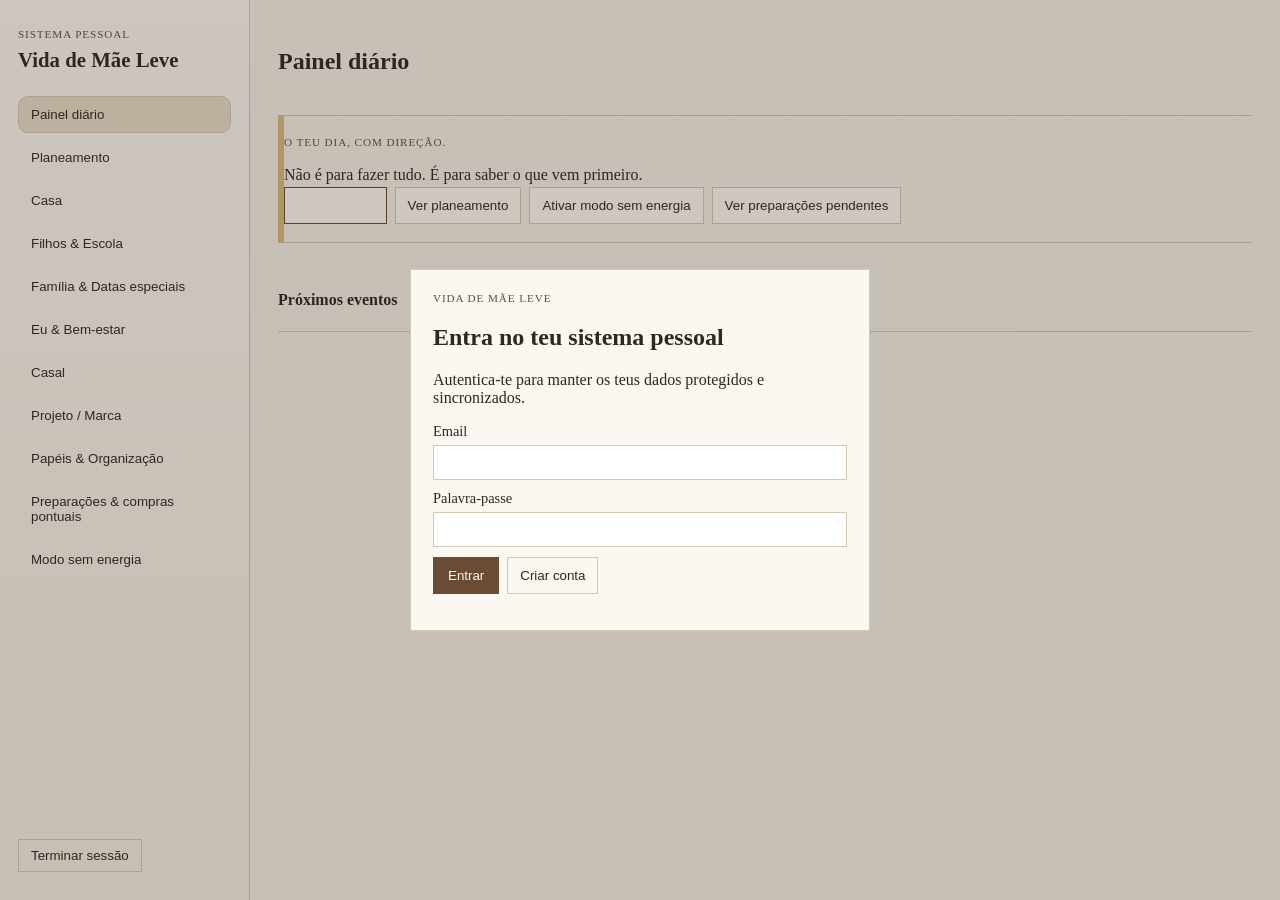
<file: index.html>
<!doctype html>
<html lang="pt-PT">
<head>
  <meta charset="UTF-8" />
  <meta name="viewport" content="width=device-width, initial-scale=1.0" />
  <title>Vida de Mãe Leve — Sistema Pessoal</title>
  <link rel="stylesheet" href="./css/styles.css" />
</head>
<body>
  <div id="app" class="app-shell">
    <aside class="sidebar" id="sidebar" aria-label="Navegação principal">
      <div class="brand">
        <p class="brand-kicker">Sistema Pessoal</p>
        <h1>Vida de Mãe Leve</h1>
      </div>
      <nav class="menu" id="menu">
        <button class="menu-item is-active" data-page="dashboard">Painel diário</button>
        <button class="menu-item" data-page="planning">Planeamento</button>
        <button class="menu-item" data-page="home">Casa</button>
        <button class="menu-item" data-page="kids">Filhos &amp; Escola</button>
        <button class="menu-item" data-page="family">Família &amp; Datas especiais</button>
        <button class="menu-item" data-page="wellbeing">Eu &amp; Bem-estar</button>
        <button class="menu-item" data-page="couple">Casal</button>
        <button class="menu-item" data-page="project">Projeto / Marca</button>
        <button class="menu-item" data-page="papers">Papéis &amp; Organização</button>
        <button class="menu-item" data-page="prep">Preparações &amp; compras pontuais</button>
        <button class="menu-item" data-page="low-energy">Modo sem energia</button>
      </nav>
      <div class="sidebar-footer">
        <p id="auth-email" class="muted"></p>
        <button id="logout-btn" class="text-btn" type="button">Terminar sessão</button>
      </div>
    </aside>

    <main class="main" id="main-content">
      <header class="topbar">
        <button id="mobile-menu-btn" class="mobile-menu-btn" aria-label="Abrir menu">Menu</button>
        <div>
          <p class="topbar-kicker" id="topbar-date"></p>
          <h2 id="page-title">Painel diário</h2>
        </div>
      </header>

      <section class="page is-active" data-page="dashboard">
        <div class="editorial-block page-tone-dashboard">
          <p class="eyebrow">O teu dia, com direção.</p>
          <h3 id="dashboard-greeting"></h3>
          <p id="dashboard-phrase">Não é para fazer tudo. É para saber o que vem primeiro.</p>
          <div class="inline-actions">
            <button class="primary-btn" type="button" data-action="open-event">Criar evento</button>
            <button class="text-btn" type="button" data-action="go-planning">Ver planeamento</button>
            <button class="text-btn" type="button" data-action="go-low-energy">Ativar modo sem energia</button>
            <button class="text-btn" type="button" data-action="filter-prep">Ver preparações pendentes</button>
          </div>
        </div>
        <div class="stats" id="dashboard-stats"></div>
        <div class="today-board" id="dashboard-priority-board"></div>
        <div>
          <h4>Próximos eventos</h4>
          <div id="dashboard-upcoming" class="list"></div>
        </div>
      </section>

      <section class="page" data-page="planning">
        <div class="editorial-block compact planning-intro">
          <div>
            <p class="eyebrow">Planeamento</p>
            <h3>Do ano ao dia de hoje, sem perderes o fio.</h3>
            <p>Começa pela visão geral, aproxima para o mês, organiza a semana e executa apenas o que cabe no teu dia.</p>
          </div>
          <button id="quick-event-btn" class="primary-btn" type="button">Novo evento</button>
        </div>

        <div class="planning-tabs" role="tablist" aria-label="Vistas de planeamento">
          <button class="planning-tab is-active" type="button" data-planning-view="year">Ano</button>
          <button class="planning-tab" type="button" data-planning-view="month">Mês</button>
          <button class="planning-tab" type="button" data-planning-view="week">Semana</button>
          <button class="planning-tab" type="button" data-planning-view="today">Hoje</button>
        </div>

        <div class="planning-view is-active" data-planning-view="year">
          <div class="calendar-header">
            <button id="prev-year" class="text-btn" type="button">Ano anterior</button>
            <h3 id="year-label"></h3>
            <button id="next-year" class="text-btn" type="button">Ano seguinte</button>
          </div>
          <div id="year-grid" class="year-grid"></div>
        </div>

        <div class="planning-view" data-planning-view="month">
          <div class="calendar-header">
            <button id="prev-month" class="text-btn" type="button">Mês anterior</button>
            <h3 id="calendar-label"></h3>
            <button id="next-month" class="text-btn" type="button">Mês seguinte</button>
          </div>
          <div class="weekday-row" aria-hidden="true">
            <span>Seg</span><span>Ter</span><span>Qua</span><span>Qui</span><span>Sex</span><span>Sáb</span><span>Dom</span>
          </div>
          <div id="calendar-grid" class="calendar-grid"></div>
          <section class="selected-day-panel">
            <div>
              <h4>Eventos do dia selecionado</h4>
              <p id="selected-day-label" class="muted"></p>
            </div>
            <button id="selected-day-event-btn" class="text-btn" type="button">Criar neste dia</button>
          </section>
          <div id="day-events" class="list"></div>
        </div>

        <div class="planning-view" data-planning-view="week">
          <div class="calendar-header">
            <button id="prev-week" class="text-btn" type="button">Semana anterior</button>
            <h3 id="week-label"></h3>
            <button id="next-week" class="text-btn" type="button">Semana seguinte</button>
          </div>
          <div id="week-grid" class="week-grid"></div>
        </div>

        <div class="planning-view" data-planning-view="today">
          <div class="editorial-block compact">
            <p class="eyebrow">Hoje</p>
            <h3 id="today-label"></h3>
            <p>O teu painel de execução: o que acontece hoje, o que já devia estar a ser preparado e o próximo passo simples.</p>
          </div>
          <div id="today-events" class="today-board"></div>
        </div>
      </section>
      <section class="page life-page page-tone-home" data-page="home"><h3>A casa a funcionar, não perfeita.</h3><p class="muted">Rotinas simples para a casa não pesar toda em ti.</p><p class="muted">O objetivo não é uma casa impecável. É uma casa que respira melhor.</p><div class="home-system"><article class="home-reset-card"><h4>Reset semanal</h4><p class="muted">Fecha a semana com uma ronda rápida para começar a próxima sem arrasto.</p><button class="text-btn" type="button" data-action="quick-fill" data-title="Reset semanal da casa" data-area="Casa" data-type="Rotina">Criar reset semanal</button></article><article class="home-reset-card"><h4>Roupa</h4><p class="muted">Define dias e ritmo fixo para não acumular pilhas de decisão.</p><button class="text-btn" type="button" data-action="quick-fill" data-title="Tarefa de roupa" data-area="Casa" data-type="Rotina">Criar tarefa de roupa</button></article><article class="home-reset-card"><h4>Limpeza por zonas</h4><p class="muted">Divide por áreas para manter continuidade sem maratonas.</p><button class="text-btn" type="button" data-action="quick-fill" data-title="Limpeza por zonas" data-area="Casa" data-type="Rotina">Criar limpeza por zonas</button></article><article class="home-reset-card"><h4>Manutenção</h4><p class="muted">Pequenas verificações evitam urgências e custos maiores.</p><button class="text-btn" type="button" data-action="quick-fill" data-title="Manutenção da casa" data-area="Casa" data-type="Normal">Criar manutenção</button></article><article class="home-minimum-card"><h4>Casa mínima</h4><p class="muted">Plano de mínimos para dias cheios, sem culpa.</p><button class="text-btn" type="button" data-action="quick-fill" data-title="Modo mínimo da casa" data-area="Casa" data-type="Rotina">Criar modo mínimo da casa</button></article><article class="home-reset-card"><h4>Pequenos projetos da casa</h4><ul class="home-routine-list"><li>Escolher uma micro-melhoria por semana.</li><li>Definir orçamento simples por projeto.</li><li>Fechar cada tarefa em menos de 45 minutos.</li></ul></article></div></section>
      <section class="page life-page page-tone-kids" data-page="kids"><h3>O ritmo deles, sem te fugir da cabeça.</h3><p class="muted">Escola, terapias, roupa, consultas e tudo o que precisa de margem.</p><p class="muted">Preparar antes para não andares sempre a correr em cima.</p><div class="kids-zone-badge">Oise · Académie d’Amiens · Zone B</div><div class="kids-dossier"><article class="kids-school-card"><h4>Escola</h4><p class="muted">Rotinas semanais, recados e janelas de preparação.</p></article><article class="kids-document-card"><h4>Terapias</h4><p class="muted">Visão geral para não perder marcações e follow-up.</p></article><div class="kids-therapy-grid"><article class="kids-child-card"><h4>Terapia Martim</h4><button class="text-btn" type="button" data-action="quick-fill" data-title="Terapia Martim" data-area="Filhos" data-type="Consulta">Criar terapia Martim</button></article><article class="kids-child-card"><h4>Terapia Ariana</h4><button class="text-btn" type="button" data-action="quick-fill" data-title="Terapia Ariana" data-area="Filhos" data-type="Consulta">Criar terapia Ariana</button></article></div><article class="kids-school-card"><h4>Material escolar</h4><button class="text-btn" type="button" data-action="quick-fill" data-title="Preparar material escolar" data-area="Filhos" data-type="Escola / filhos">Preparar material escolar</button></article><article class="kids-school-card"><h4>Roupa dos miúdos</h4><button class="text-btn" type="button" data-action="quick-fill" data-title="Preparar guarda-roupa dos miúdos" data-area="Filhos" data-type="Escola / filhos">Preparar guarda-roupa dos miúdos</button></article><article class="kids-document-card"><h4>Consultas</h4><button class="text-btn" type="button" data-action="quick-fill" data-title="Consulta filhos" data-area="Filhos" data-type="Consulta">Criar consulta</button></article><article class="kids-document-card"><h4>Férias escolares França</h4><button class="text-btn" type="button" data-action="show-zone-b">Importar datas França Zone B</button></article><article class="kids-document-card"><h4>Documentos das crianças</h4><p class="muted">Centraliza seguros, comprovativos e papéis escolares.</p></article></div><div id="zone-b-feedback" class="muted"></div></section>
      <section class="page life-page page-tone-family" data-page="family"><h3>O que importa lembrar e preparar com carinho.</h3><div class="inline-actions"><button class="text-btn" type="button" data-action="quick-fill" data-title="Aniversário" data-area="Família" data-type="Aniversário">Criar aniversário</button><button class="text-btn" type="button" data-action="quick-fill" data-title="Preparar Natal" data-area="Família" data-type="Natal">Preparar Natal</button><button class="text-btn" type="button" data-action="quick-fill" data-title="Preparar Páscoa" data-area="Família" data-type="Ocasião especial">Preparar Páscoa</button><button class="text-btn" type="button" data-action="quick-fill" data-title="Preparar Halloween" data-area="Família" data-type="Ocasião especial">Preparar Halloween</button><button class="text-btn" type="button" data-action="quick-fill" data-title="Data especial da família" data-area="Família" data-type="Ocasião especial">Criar data especial</button><button class="text-btn" type="button" data-action="quick-fill" data-title="Lista de presentes" data-area="Família" data-type="Ocasião especial">Criar lista de presentes</button></div></section>
      <section class="page life-page page-tone-wellbeing" data-page="wellbeing"><h3>Tu também entras no plano.</h3><div class="inline-actions"><button class="text-btn" type="button" data-action="quick-fill" data-title="Rotina de autocuidado" data-area="Bem-estar" data-type="Rotina">Criar rotina de autocuidado</button><button class="text-btn" type="button" data-action="quick-fill" data-title="Lembrete de descanso" data-area="Bem-estar" data-type="Rotina">Criar lembrete de descanso</button><button class="text-btn" type="button" data-action="quick-fill" data-title="Movimento diário" data-area="Bem-estar" data-type="Rotina">Criar movimento</button><button class="text-btn" type="button" data-action="quick-fill" data-title="Check-in de energia" data-area="Eu" data-type="Rotina">Criar check-in de energia</button></div></section>
      <section class="page life-page page-tone-couple" data-page="couple"><h3>O casal também precisa de lugar.</h3><div class="inline-actions"><button class="text-btn" type="button" data-action="quick-fill" data-title="Date night" data-area="Casamento" data-type="Ocasião especial">Criar date night</button><button class="text-btn" type="button" data-action="quick-fill" data-title="Conversa importante" data-area="Casamento" data-type="Normal">Criar conversa importante</button><button class="text-btn" type="button" data-action="quick-fill" data-title="Plano a dois" data-area="Casamento" data-type="Projeto">Criar plano a dois</button><button class="text-btn" type="button" data-action="quick-fill" data-title="Gesto pequeno" data-area="Casamento" data-type="Rotina">Criar lembrete de gesto pequeno</button></div></section>
      <section class="page life-page page-tone-project" data-page="project"><h3>O teu projeto também entra no plano.</h3><div class="inline-actions"><button class="text-btn" type="button" data-action="quick-fill" data-title="Bloco de foco criativo" data-area="Projeto / Marca" data-type="Projeto">Criar bloco de foco</button><button class="text-btn" type="button" data-action="quick-fill" data-title="Tarefa do projeto" data-area="Projeto / Marca" data-type="Projeto">Criar tarefa do projeto</button><button class="text-btn" type="button" data-action="quick-fill" data-title="Ideia de conteúdo" data-area="Projeto / Marca" data-type="Projeto">Criar ideia de conteúdo</button><button class="text-btn" type="button" data-action="quick-fill" data-title="Revisão semanal do projeto" data-area="Projeto / Marca" data-type="Projeto">Criar revisão semanal do projeto</button></div></section>
      <section class="page life-page page-tone-papers" data-page="papers"><h3>O que precisa de estar tratado.</h3><div class="inline-actions"><button class="text-btn" type="button" data-action="quick-fill" data-title="Lembrete burocrático" data-area="Papéis e burocracia" data-type="Normal">Criar lembrete burocrático</button><button class="text-btn" type="button" data-action="quick-fill" data-title="Prazo importante" data-area="Papéis e burocracia" data-type="Normal">Criar prazo</button><button class="text-btn" type="button" data-action="quick-fill" data-title="Checklist de documento" data-area="Papéis e burocracia" data-type="Normal">Criar checklist de documento</button><button class="text-btn" type="button" data-action="quick-fill" data-title="Pasta/tema" data-area="Papéis e burocracia" data-type="Projeto">Criar pasta/tema</button></div></section>
      <section class="page life-page page-tone-prep" data-page="prep"><h3>Comprar e preparar sem deixar tudo para o fim.</h3><p class="muted">Preparar antes é cuidar da tua paz depois.</p><div id="prep-summary" class="stats"></div></section>
      <section class="page life-page page-tone-low-energy" data-page="low-energy"><h3>Hoje pode ser mais simples.</h3><p class="muted">Não é para fazer tudo. É para saber o que vem primeiro.</p><div class="inline-actions"><button class="primary-btn" type="button" data-action="quick-fill" data-title="Modo sem energia: 3 ações mínimas" data-area="Rotinas" data-type="Rotina">Fazer só isto</button><button class="text-btn" type="button" data-action="defer-rest">Adiar o resto sem culpa</button></div><p id="defer-feedback" class="muted"></p></section>
    </main>
  </div>

  <section id="event-modal" class="modal is-hidden" aria-hidden="true">
    <div class="modal-backdrop" data-close-modal></div>
    <div class="modal-panel" role="dialog" aria-modal="true" aria-labelledby="event-modal-title">
      <div class="modal-header">
        <div>
          <p class="eyebrow">Novo evento</p>
          <h3 id="event-modal-title">Criar no calendário</h3>
        </div>
        <button class="icon-btn" type="button" data-close-modal aria-label="Fechar">×</button>
      </div>

      <form id="event-form" class="form">
        <label>Data e hora de início
          <input name="starts_at" type="datetime-local" required />
        </label>
        <label>Data e hora de fim (opcional)
          <input name="ends_at" type="datetime-local" />
        </label>
        <label>Título
          <input name="title" type="text" maxlength="120" required placeholder="Ex.: aniversário Matilde, preparar Natal, férias de verão..." />
        </label>

        <div class="form-row">
          <label>Tipo
            <select name="event_type" required>
              <option value="Normal">Normal</option>
              <option value="Aniversário">Aniversário</option>
              <option value="Ocasião especial">Ocasião especial</option>
              <option value="Natal">Natal</option>
              <option value="Viagem">Viagem</option>
              <option value="Consulta">Consulta</option>
              <option value="Escola / filhos">Escola / filhos</option>
              <option value="Projeto">Projeto</option>
              <option value="Rotina">Rotina</option>
            </select>
          </label>
          <label>Área
            <select name="area" required>
              <option value="Casa">Casa</option>
              <option value="Família">Família</option>
              <option value="Filhos">Filhos</option>
              <option value="Eu">Eu</option>
              <option value="Bem-estar">Bem-estar</option>
              <option value="Casamento">Casamento</option>
              <option value="Projeto / Marca">Projeto / Marca</option>
              <option value="Papéis e burocracia">Papéis e burocracia</option>
              <option value="Finanças">Finanças</option>
              <option value="Rotinas">Rotinas</option>
              <option value="Social / Comunidade">Social / Comunidade</option>
              <option value="Outro">Outro</option>
            </select>
          </label>
        </div>

        <section class="area-color-card" aria-live="polite">
          <span id="area-color-dot" class="area-color-dot"></span>
          <div>
            <p class="eyebrow">Cor da área</p>
            <strong id="area-color-name">Areia quente</strong>
            <p id="area-color-note" class="muted">A cor é escolhida automaticamente pela área, para o calendário ficar consistente.</p>
          </div>
        </section>

        <section class="smart-planning-card">
          <p class="eyebrow">Agente interno de preparação</p>
          <div class="form-row">
            <label>Começar a preparar
              <select name="prepare_days_before">
                <option value="0">No próprio dia</option>
                <option value="1">1 dia antes</option>
                <option value="3">3 dias antes</option>
                <option value="7">1 semana antes</option>
                <option value="14">2 semanas antes</option>
                <option value="30">1 mês antes</option>
                <option value="60">2 meses antes</option>
                <option value="90">3 meses antes</option>
              </select>
            </label>
            <label>Repetição
              <select name="recurrence">
                <option value="none">Não repetir</option>
                <option value="daily">Todos os dias</option>
                <option value="weekly">Todas as semanas</option>
                <option value="monthly">Todos os meses</option>
                <option value="yearly">Todos os anos</option>
              </select>
            </label>
          </div>
          <p class="muted">Escolhe o tipo e a antecedência. Depois gera uma checklist detalhada, pensada para não te esqueceres dos passos pequenos.</p>
          <button id="generate-checklist-btn" type="button" class="text-btn">Gerar checklist sugerida</button>
        </section>

        <fieldset class="color-fieldset">
          <legend>Ajuste opcional da cor</legend>
          <p class="muted color-hint">A cor vem da área, mas podes ajustar este evento específico.</p>
          <div class="color-grid">
            <label class="color-chip"><input type="radio" name="color" value="casa" checked /><span class="color-dot-visual" style="--event-color:#d9c7a6"></span><span>Areia quente</span></label>
            <label class="color-chip"><input type="radio" name="color" value="familia" /><span class="color-dot-visual" style="--event-color:#c7d3b5"></span><span>Sálvia familiar</span></label>
            <label class="color-chip"><input type="radio" name="color" value="filhos" /><span class="color-dot-visual" style="--event-color:#c9dbe7"></span><span>Azul bebé elegante</span></label>
            <label class="color-chip"><input type="radio" name="color" value="eu" /><span class="color-dot-visual" style="--event-color:#d6b1bb"></span><span>Rosa antigo</span></label>
            <label class="color-chip"><input type="radio" name="color" value="bem-estar" /><span class="color-dot-visual" style="--event-color:#afc8a5"></span><span>Verde spa</span></label>
            <label class="color-chip"><input type="radio" name="color" value="casamento" /><span class="color-dot-visual" style="--event-color:#c6c5dd"></span><span>Lavanda fina</span></label>
            <label class="color-chip"><input type="radio" name="color" value="projeto" /><span class="color-dot-visual" style="--event-color:#c58c66"></span><span>Terracota premium</span></label>
            <label class="color-chip"><input type="radio" name="color" value="papeis" /><span class="color-dot-visual" style="--event-color:#b8afa6"></span><span>Taupe burocracia</span></label>
            <label class="color-chip"><input type="radio" name="color" value="financas" /><span class="color-dot-visual" style="--event-color:#8f9b74"></span><span>Oliva dourado</span></label>
            <label class="color-chip"><input type="radio" name="color" value="rotinas" /><span class="color-dot-visual" style="--event-color:#e7ddbf"></span><span>Linho rotina</span></label>
            <label class="color-chip"><input type="radio" name="color" value="social" /><span class="color-dot-visual" style="--event-color:#eab8a5"></span><span>Pêssego social</span></label>
            <label class="color-chip"><input type="radio" name="color" value="outro" /><span class="color-dot-visual" style="--event-color:#bbb2a8"></span><span>Neutro suave</span></label>
          </div>
        </fieldset>

        <label>Checklist de ações
          <textarea name="checklist_text" rows="8" maxlength="4000" placeholder="Uma ação por linha. Podes escrever à mão ou usar o botão Gerar checklist sugerida."></textarea>
        </label>
        <label>Notas
          <textarea name="notes" rows="3" maxlength="1200" placeholder="Contexto, ideias, compras, orçamento, pessoas envolvidas..."></textarea>
        </label>
        <label class="check-line"><input name="all_day" type="checkbox" /> Evento de dia inteiro</label>
        <p id="event-feedback" class="form-feedback" aria-live="polite"></p>
        <button id="event-submit-btn" type="submit" class="primary-btn">Guardar evento</button>
      </form>
    </div>
  </section>

  <section id="detail-modal" class="modal is-hidden" aria-hidden="true">
    <div class="modal-backdrop" data-close-detail></div>
    <div class="modal-panel detail-panel" role="dialog" aria-modal="true" aria-labelledby="detail-title">
      <div class="modal-header">
        <div>
          <p class="eyebrow" id="detail-type">Evento</p>
          <h3 id="detail-title">Detalhe do evento</h3>
        </div>
        <button class="icon-btn" type="button" data-close-detail aria-label="Fechar">×</button>
      </div>
      <div id="detail-content"></div>
      <p id="detail-feedback" class="form-feedback" aria-live="polite"></p>
    </div>
  </section>

  <section id="auth-screen" class="auth-screen">
    <div class="auth-panel">
      <p class="eyebrow">Vida de Mãe Leve</p>
      <h2>Entra no teu sistema pessoal</h2>
      <p>Autentica-te para manter os teus dados protegidos e sincronizados.</p>
      <form id="auth-form" class="form">
        <label>Email
          <input type="email" name="email" required autocomplete="email" />
        </label>
        <label>Palavra-passe
          <input type="password" name="password" minlength="6" required autocomplete="current-password" />
        </label>
        <div class="auth-actions">
          <button type="submit" data-mode="login" class="primary-btn">Entrar</button>
          <button type="submit" data-mode="signup" class="text-btn">Criar conta</button>
        </div>
      </form>
      <p id="auth-feedback" class="muted"></p>
    </div>
  </section>

  <script src="./public-config.js"></script>
  <script type="module" src="./js/app.js"></script>
  <script type="module" src="./js/interaction-patch.js"></script>
  <script type="module" src="./js/phase-05-06.js"></script>
  <script type="module" src="./js/phase-06-agent.js"></script>
  <script type="module" src="./js/stability-patch.js"></script>
  <script type="module" src="./js/phase-07-10.js"></script>
</body>
</html>
</file>
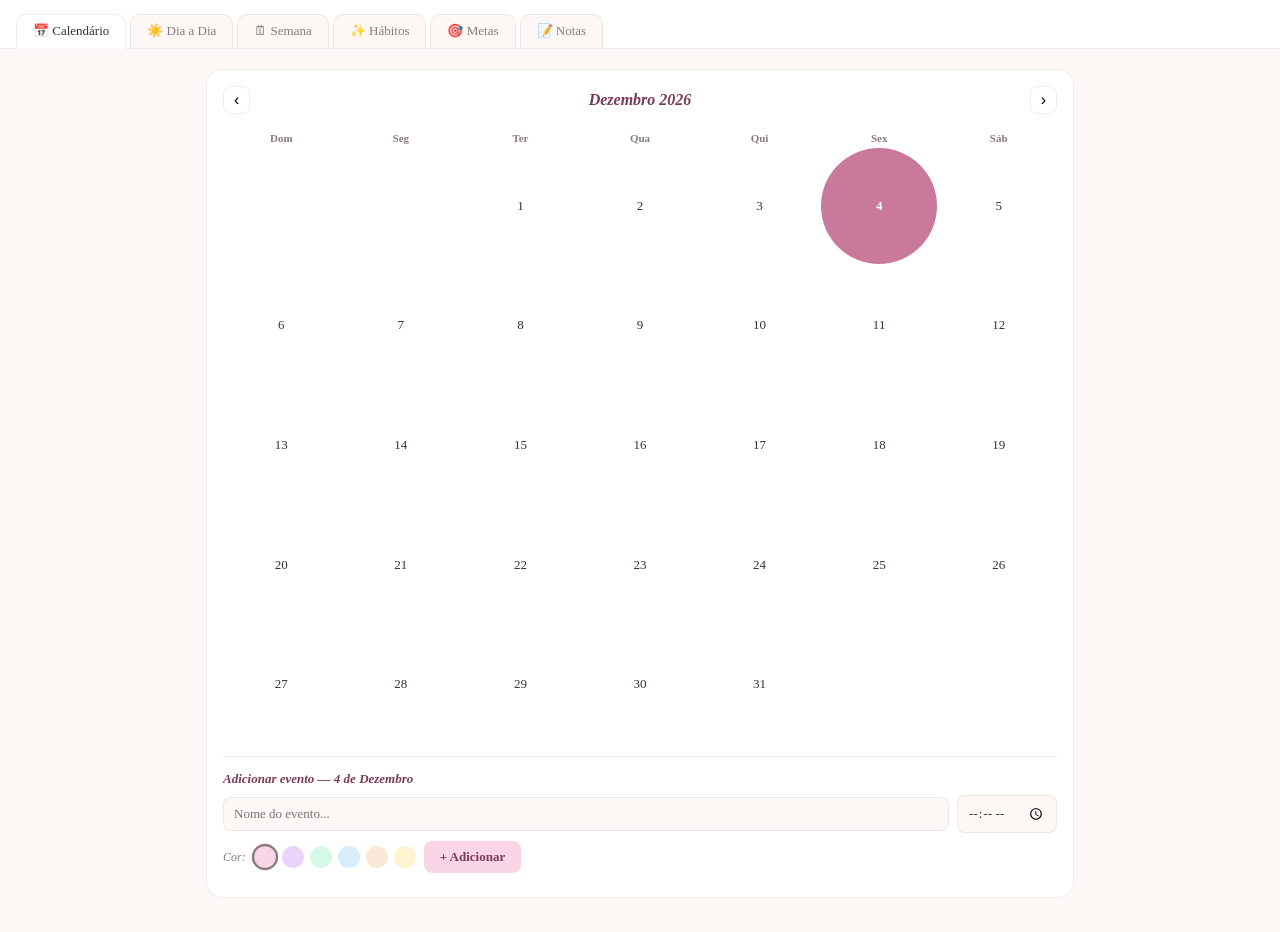
<file: index-9.html>
<!DOCTYPE html>
<html lang="pt">
<head>
  <meta charset="UTF-8" />
  <meta name="viewport" content="width=device-width, initial-scale=1.0" />
  <title>A Minha Vida Organizada 🌸</title>

  <style>
    * { box-sizing: border-box; margin: 0; padding: 0; }
    :root {
      --rose: #f9d5e5; --rose-dark: #c97a9a; --rose-text: #7a3a55;
      --lavender: #e8d5f9; --lavender-dark: #a97ac9; --lavender-text: #5a3a7a;
      --mint: #d5f9e8; --mint-dark: #7ac9a0; --mint-text: #2d6e50;
      --sky: #d5eef9; --sky-dark: #7ab8c9; --sky-text: #2a5a7a;
      --peach: #f9e8d5; --peach-dark: #c9a07a; --peach-text: #7a4a2a;
      --yellow: #fdf5d0; --yellow-dark: #c9b060; --yellow-text: #7a6020;
      --bg: #fdf8f5; --white: #ffffff; --text: #3a3030; --muted: #8a7a7a;
      --border: rgba(0,0,0,0.07);
    }
    body { font-family: 'Georgia', serif; background: var(--bg); min-height: 100vh; }

    /* LOADING */
    #loading {
      position: fixed; inset: 0; background: var(--rose);
      display: flex; flex-direction: column; align-items: center; justify-content: center;
      z-index: 999; transition: opacity 0.4s;
    }
    #loading h1 { font-size: 28px; color: var(--rose-text); font-style: italic; }
    #loading p { color: var(--rose-dark); margin-top: 8px; font-size: 14px; }
    .spinner {
      width: 36px; height: 36px; border: 3px solid var(--rose-dark);
      border-top-color: transparent; border-radius: 50%;
      animation: spin 0.8s linear infinite; margin-bottom: 16px;
    }
    @keyframes spin { to { transform: rotate(360deg); } }

    /* NAV */
    .nav {
      display: flex; gap: 4px; padding: 14px 16px 0;
      border-bottom: 1.5px solid var(--border);
      background: var(--white); flex-wrap: wrap; position: sticky; top: 0; z-index: 10;
    }
    .nav-btn {
      padding: 8px 16px; border-radius: 10px 10px 0 0;
      border: 1px solid var(--border); border-bottom: none;
      background: var(--bg); cursor: pointer;
      font-size: 13px; font-family: inherit; font-weight: 500; color: var(--muted);
      transition: all 0.2s;
    }
    .nav-btn.active { background: var(--white); color: var(--text); border-bottom: 2px solid var(--white); margin-bottom: -1.5px; }

    /* PAGES */
    .page { display: none; padding: 20px 16px; max-width: 900px; margin: 0 auto; }
    .page.active { display: block; }

    /* CARDS */
    .card { background: var(--white); border-radius: 16px; border: 1px solid var(--border); padding: 16px; margin-bottom: 14px; }
    .section-title { font-size: 15px; font-weight: bold; font-style: italic; margin-bottom: 12px; display: flex; align-items: center; gap: 8px; }
    .dot { width: 10px; height: 10px; border-radius: 50%; flex-shrink: 0; }
    .grid-2 { display: grid; grid-template-columns: 1fr 1fr; gap: 12px; }
    @media (max-width: 600px) { .grid-2 { grid-template-columns: 1fr; } }

    /* CALENDAR */
    .cal-header { display: flex; justify-content: space-between; align-items: center; margin-bottom: 14px; }
    .cal-nav { background: none; border: 1px solid var(--border); border-radius: 8px; padding: 4px 10px; cursor: pointer; font-size: 16px; }
    .cal-month { font-size: 16px; font-weight: bold; font-style: italic; color: var(--rose-text); }
    .cal-grid { display: grid; grid-template-columns: repeat(7, 1fr); gap: 3px; }
    .cal-day-name { text-align: center; font-size: 11px; font-weight: bold; color: var(--muted); padding: 4px 0; }
    .cal-day-wrap { position: relative; display: flex; justify-content: center; }
    .cal-day { aspect-ratio: 1; display: flex; align-items: center; justify-content: center; border-radius: 50%; font-size: 13px; cursor: pointer; transition: all 0.2s; color: var(--text); font-family: inherit; border: none; background: none; width: 100%; }
    .cal-day:hover { background: var(--rose); }
    .cal-day.today { background: var(--rose); font-weight: bold; color: var(--rose-text); }
    .cal-day.selected { background: var(--rose-dark); color: white; font-weight: bold; }
    .cal-day.other-month { color: #ccc; }
    .evt-dot { position: absolute; bottom: 1px; left: 50%; transform: translateX(-50%); width: 4px; height: 4px; border-radius: 50%; background: var(--lavender-dark); }

    /* FORMS */
    .form-row { display: flex; gap: 8px; margin-bottom: 8px; flex-wrap: wrap; align-items: center; }
    .form-input { flex: 1; min-width: 100px; padding: 8px 10px; border: 1px solid var(--border); border-radius: 8px; font-family: inherit; font-size: 13px; background: var(--bg); color: var(--text); }
    .btn-add { padding: 8px 16px; border-radius: 8px; border: none; cursor: pointer; background: var(--rose); color: var(--rose-text); font-family: inherit; font-weight: bold; font-size: 13px; transition: all 0.2s; white-space: nowrap; }
    .btn-add:hover { background: var(--rose-dark); color: white; }
    .color-pick { display: flex; gap: 6px; align-items: center; }
    .color-dot { width: 22px; height: 22px; border-radius: 50%; cursor: pointer; border: 2px solid transparent; transition: transform 0.15s; flex-shrink: 0; }
    .color-dot.selected, .color-dot:hover { transform: scale(1.2); border-color: var(--muted); }

    /* EVENT TAGS */
    .event-tag { display: inline-flex; align-items: center; gap: 6px; padding: 5px 10px; border-radius: 20px; font-size: 12px; margin: 3px; cursor: pointer; font-family: inherit; border: none; }

    /* TASKS */
    .time-block { display: flex; gap: 10px; margin-bottom: 8px; align-items: flex-start; }
    .time-task { flex: 1; padding: 8px 12px; border-radius: 10px; font-size: 13px; line-height: 1.4; display: flex; align-items: center; gap: 6px; }
    .check-btn { width: 18px; height: 18px; border-radius: 50%; border: 2px solid currentColor; background: none; cursor: pointer; flex-shrink: 0; display: flex; align-items: center; justify-content: center; font-size: 10px; transition: all 0.2s; }
    .check-btn.done { background: currentColor; }
    .check-btn.done::after { content: '✓'; color: white; font-size: 10px; }
    .task-text { flex: 1; }
    .task-text.done { text-decoration: line-through; opacity: 0.5; }

    /* WEEK */
    .week-grid { display: grid; grid-template-columns: repeat(7, 1fr); gap: 6px; }
    @media (max-width: 600px) { .week-grid { grid-template-columns: repeat(3, 1fr); } }
    .week-day { border-radius: 12px; overflow: hidden; }
    .week-day-header { padding: 8px 6px; text-align: center; font-size: 11px; font-weight: bold; font-style: italic; }
    .week-day-body { padding: 6px; min-height: 80px; }
    .week-task { font-size: 10px; padding: 3px 6px; border-radius: 6px; margin-bottom: 3px; line-height: 1.3; cursor: pointer; border: none; width: 100%; text-align: left; font-family: inherit; transition: opacity 0.2s; }
    .week-task:hover { opacity: 0.75; }

    /* HABITS */
    .habit-row { display: flex; align-items: center; gap: 8px; margin-bottom: 10px; flex-wrap: wrap; }
    .habit-name { font-size: 13px; font-style: italic; min-width: 120px; flex: 1; }
    .habit-dots { display: flex; gap: 4px; flex-wrap: wrap; }
    .habit-dot { width: 26px; height: 26px; border-radius: 50%; border: 1.5px solid; display: flex; align-items: center; justify-content: center; cursor: pointer; font-size: 11px; font-weight: bold; transition: all 0.2s; background: none; font-family: inherit; }

    /* METAS */
    .meta-card { border-radius: 12px; padding: 12px 14px; margin-bottom: 10px; display: flex; align-items: center; gap: 10px; }
    .meta-icon { font-size: 20px; width: 36px; height: 36px; display: flex; align-items: center; justify-content: center; border-radius: 10px; flex-shrink: 0; }
    .meta-info { flex: 1; }
    .meta-title { font-size: 14px; font-weight: bold; margin-bottom: 2px; }
    .meta-sub { font-size: 11px; font-style: italic; }
    .progress-bar { height: 6px; border-radius: 3px; background: rgba(0,0,0,0.1); margin-top: 6px; overflow: hidden; }
    .progress-fill { height: 100%; border-radius: 3px; transition: width 0.4s; }

    /* NOTES */
    .note-area { width: 100%; border: 1px solid var(--border); border-radius: 10px; padding: 10px; font-family: 'Georgia', serif; font-size: 13px; background: var(--yellow); color: var(--text); line-height: 1.6; resize: vertical; min-height: 90px; }

    /* MOOD */
    .mood-btn { padding: 8px 14px; border-radius: 20px; border: 1.5px solid var(--border); background: var(--bg); cursor: pointer; font-size: 13px; font-family: inherit; transition: all 0.2s; font-style: italic; }
    .mood-btn.active, .mood-btn:hover { border-color: var(--rose-dark); background: var(--rose); }

    /* BADGE */
    .badge { display: inline-block; padding: 3px 10px; border-radius: 20px; font-size: 11px; font-weight: bold; font-style: italic; margin: 2px; }

    /* SAVE INDICATOR */
    #save-indicator { position: fixed; bottom: 16px; right: 16px; background: var(--mint); color: var(--mint-text); padding: 8px 16px; border-radius: 20px; font-size: 12px; font-style: italic; opacity: 0; transition: opacity 0.3s; border: 1px solid var(--mint-dark); z-index: 100; }
    #save-indicator.show { opacity: 1; }
    .label { font-size: 11px; color: var(--muted); font-weight: bold; letter-spacing: 0.05em; margin-bottom: 6px; }
  </style>
</head>
<body>

<div id="loading">
  <div class="spinner"></div>
  <h1>A Minha Vida Organizada</h1>
  <p>A carregar os teus dados... 🌸</p>
</div>

<div id="save-indicator">✨ Guardado!</div>

<div class="nav">
  <button class="nav-btn active" onclick="showPage('calendario',this)">📅 Calendário</button>
  <button class="nav-btn" onclick="showPage('diadia',this)">☀️ Dia a Dia</button>
  <button class="nav-btn" onclick="showPage('semana',this)">🗓 Semana</button>
  <button class="nav-btn" onclick="showPage('habitos',this)">✨ Hábitos</button>
  <button class="nav-btn" onclick="showPage('metas',this)">🎯 Metas</button>
  <button class="nav-btn" onclick="showPage('notas',this)">📝 Notas</button>
</div>

<!-- CALENDÁRIO -->
<div id="page-calendario" class="page active">
  <div class="card">
    <div class="cal-header">
      <button class="cal-nav" onclick="changeMonth(-1)">‹</button>
      <span class="cal-month" id="cal-month-label"></span>
      <button class="cal-nav" onclick="changeMonth(1)">›</button>
    </div>
    <div class="cal-grid" id="cal-day-names"></div>
    <div class="cal-grid" id="cal-days"></div>
    <div style="margin-top:14px;border-top:1px solid var(--border);padding-top:14px">
      <div style="font-size:13px;font-weight:bold;font-style:italic;margin-bottom:8px;color:var(--rose-text)">
        Adicionar evento — <span id="selected-date-label"></span>
      </div>
      <div class="form-row">
        <input id="evt-name" class="form-input" placeholder="Nome do evento..." />
        <input id="evt-time" class="form-input" type="time" style="max-width:100px"/>
      </div>
      <div class="form-row">
        <span style="font-size:12px;color:var(--muted);font-style:italic">Cor:</span>
        <div class="color-pick" id="color-pick">
          <button class="color-dot selected" style="background:var(--rose)" onclick="selectColor(this,'rose')"></button>
          <button class="color-dot" style="background:var(--lavender)" onclick="selectColor(this,'lavender')"></button>
          <button class="color-dot" style="background:var(--mint)" onclick="selectColor(this,'mint')"></button>
          <button class="color-dot" style="background:var(--sky)" onclick="selectColor(this,'sky')"></button>
          <button class="color-dot" style="background:var(--peach)" onclick="selectColor(this,'peach')"></button>
          <button class="color-dot" style="background:var(--yellow)" onclick="selectColor(this,'yellow')"></button>
        </div>
        <button class="btn-add" onclick="addEvent()">+ Adicionar</button>
      </div>
      <div id="events-list" style="margin-top:8px"></div>
    </div>
  </div>
</div>

<!-- DIA A DIA -->
<div id="page-diadia" class="page">
  <div class="card" style="background:var(--rose);border:none">
    <div style="font-size:18px;font-weight:bold;font-style:italic;color:var(--rose-text)" id="today-label"></div>
    <div style="font-size:12px;color:var(--rose-dark);margin-top:2px" id="today-quote"></div>
  </div>
  <div class="grid-2">
    <div>
      <div class="card">
        <div class="section-title" style="color:var(--lavender-text)"><div class="dot" style="background:var(--lavender-dark)"></div>Manhã</div>
        <div id="manha-tasks"></div>
        <div style="display:flex;gap:6px;margin-top:8px">
          <input id="manha-input" class="form-input" placeholder="Nova tarefa..." style="font-size:12px" onkeydown="if(event.key==='Enter')addTask('manha')" />
          <button class="btn-add" onclick="addTask('manha')" style="padding:6px 10px;font-size:12px">+</button>
        </div>
      </div>
      <div class="card">
        <div class="section-title" style="color:var(--peach-text)"><div class="dot" style="background:var(--peach-dark)"></div>Tarde</div>
        <div id="tarde-tasks"></div>
        <div style="display:flex;gap:6px;margin-top:8px">
          <input id="tarde-input" class="form-input" placeholder="Nova tarefa..." style="font-size:12px" onkeydown="if(event.key==='Enter')addTask('tarde')" />
          <button class="btn-add" onclick="addTask('tarde')" style="padding:6px 10px;font-size:12px;background:var(--peach);color:var(--peach-text)">+</button>
        </div>
      </div>
    </div>
    <div>
      <div class="card">
        <div class="section-title" style="color:var(--sky-text)"><div class="dot" style="background:var(--sky-dark)"></div>Noite</div>
        <div id="noite-tasks"></div>
        <div style="display:flex;gap:6px;margin-top:8px">
          <input id="noite-input" class="form-input" placeholder="Nova tarefa..." style="font-size:12px" onkeydown="if(event.key==='Enter')addTask('noite')" />
          <button class="btn-add" onclick="addTask('noite')" style="padding:6px 10px;font-size:12px;background:var(--sky);color:var(--sky-text)">+</button>
        </div>
      </div>
      <div class="card" style="background:var(--lavender);border:none">
        <div class="section-title" style="color:var(--lavender-text)"><div class="dot" style="background:var(--lavender-dark)"></div>Como estou hoje?</div>
        <div style="display:flex;flex-wrap:wrap;gap:6px" id="mood-btns">
          <button class="mood-btn" onclick="setMood(this,'🌸 Ótima')">🌸 Ótima</button>
          <button class="mood-btn" onclick="setMood(this,'😊 Bem')">😊 Bem</button>
          <button class="mood-btn" onclick="setMood(this,'😐 Ok')">😐 Ok</button>
          <button class="mood-btn" onclick="setMood(this,'😔 Cansada')">😔 Cansada</button>
          <button class="mood-btn" onclick="setMood(this,'😩 Difícil')">😩 Difícil</button>
        </div>
        <div id="mood-note" style="margin-top:8px;font-size:12px;font-style:italic;color:var(--lavender-text)"></div>
      </div>
    </div>
  </div>
  <div class="card">
    <div class="section-title" style="color:var(--mint-text)"><div class="dot" style="background:var(--mint-dark)"></div>Intenção do dia</div>
    <textarea class="note-area" id="intencao" placeholder="Hoje quero focar em..." style="background:var(--mint);min-height:60px" oninput="debounceSave('intencao',this.value)"></textarea>
  </div>
</div>

<!-- SEMANA -->
<div id="page-semana" class="page">
  <div class="card" style="overflow-x:auto">
    <div class="section-title" style="color:var(--lavender-text);margin-bottom:14px">
      <div class="dot" style="background:var(--lavender-dark)"></div>
      <span id="week-label">Esta semana</span>
    </div>
    <div class="week-grid" id="week-grid"></div>
  </div>
  <div class="card">
    <div class="section-title" style="color:var(--peach-text)"><div class="dot" style="background:var(--peach-dark)"></div>Adicionar à semana</div>
    <div class="form-row">
      <select id="week-day-sel" class="form-input" style="max-width:120px">
        <option value="0">Segunda</option><option value="1">Terça</option>
        <option value="2">Quarta</option><option value="3">Quinta</option>
        <option value="4">Sexta</option><option value="5">Sábado</option><option value="6">Domingo</option>
      </select>
      <input id="week-task-input" class="form-input" placeholder="Tarefa..." onkeydown="if(event.key==='Enter')addWeekTask()" />
      <div class="color-pick" id="week-color-pick">
        <button class="color-dot selected" style="background:var(--rose)" onclick="selectWeekColor(this,'rose')"></button>
        <button class="color-dot" style="background:var(--lavender)" onclick="selectWeekColor(this,'lavender')"></button>
        <button class="color-dot" style="background:var(--mint)" onclick="selectWeekColor(this,'mint')"></button>
        <button class="color-dot" style="background:var(--peach)" onclick="selectWeekColor(this,'peach')"></button>
      </div>
      <button class="btn-add" onclick="addWeekTask()">+</button>
    </div>
  </div>
  <div class="card" style="background:var(--yellow);border:none">
    <div class="section-title" style="color:var(--yellow-text)"><div class="dot" style="background:var(--yellow-dark)"></div>Reflexão semanal</div>
    <div class="grid-2" style="gap:8px">
      <div>
        <div class="label" style="color:var(--yellow-text)">O que correu bem ✨</div>
        <textarea class="note-area" id="semana-bem" style="background:rgba(255,255,255,0.5);min-height:70px" placeholder="Escreve aqui..." oninput="debounceSave('semana_bem',this.value)"></textarea>
      </div>
      <div>
        <div class="label" style="color:var(--yellow-text)">O que melhorar 💭</div>
        <textarea class="note-area" id="semana-melhorar" style="background:rgba(255,255,255,0.5);min-height:70px" placeholder="Escreve aqui..." oninput="debounceSave('semana_melhorar',this.value)"></textarea>
      </div>
    </div>
  </div>
</div>

<!-- HÁBITOS -->
<div id="page-habitos" class="page">
  <div class="card" style="background:var(--mint);border:none">
    <div class="section-title" style="color:var(--mint-text)"><div class="dot" style="background:var(--mint-dark)"></div>
      Rastreador de hábitos — <em id="habit-month-label" style="font-weight:normal;font-style:normal"></em>
    </div>
    <div id="habits-container"></div>
    <div style="display:flex;gap:8px;margin-top:12px;flex-wrap:wrap">
      <input id="habit-input" class="form-input" placeholder="Novo hábito..." style="background:rgba(255,255,255,0.7)" onkeydown="if(event.key==='Enter')addHabit()" />
      <button class="btn-add" onclick="addHabit()" style="background:var(--mint-dark);color:white">+ Hábito</button>
    </div>
  </div>
  <div class="card">
    <div class="section-title" style="color:var(--rose-text)"><div class="dot" style="background:var(--rose-dark)"></div>Progresso do mês</div>
    <div id="habit-progress"></div>
  </div>
</div>

<!-- METAS -->
<div id="page-metas" class="page">
  <div class="card" style="background:linear-gradient(135deg,var(--lavender),var(--rose));border:none">
    <div style="font-size:16px;font-weight:bold;font-style:italic;color:var(--lavender-text)">🎯 As minhas metas</div>
    <div style="font-size:12px;color:var(--lavender-dark);margin-top:4px;font-style:italic">Sonhos com prazo tornam-se objetivos</div>
  </div>
  <div id="metas-list"></div>
  <div class="card">
    <div class="section-title" style="color:var(--sky-text)"><div class="dot" style="background:var(--sky-dark)"></div>Nova meta</div>
    <div class="form-row">
      <input id="meta-emoji" class="form-input" placeholder="🌟" style="max-width:52px;text-align:center" />
      <input id="meta-titulo" class="form-input" placeholder="Meta..." />
      <input id="meta-prazo" class="form-input" placeholder="Prazo / detalhes" />
    </div>
    <div class="form-row">
      <span style="font-size:12px;color:var(--muted);font-style:italic">Progresso:</span>
      <input type="range" id="meta-progress" min="0" max="100" value="0" style="flex:1" oninput="document.getElementById('meta-progress-val').textContent=this.value+'%'" />
      <span id="meta-progress-val" style="font-size:12px;font-weight:bold;min-width:30px">0%</span>
      <div class="color-pick" id="meta-color-pick">
        <button class="color-dot selected" style="background:var(--rose)" onclick="selectMetaColor(this,'rose')"></button>
        <button class="color-dot" style="background:var(--lavender)" onclick="selectMetaColor(this,'lavender')"></button>
        <button class="color-dot" style="background:var(--mint)" onclick="selectMetaColor(this,'mint')"></button>
        <button class="color-dot" style="background:var(--peach)" onclick="selectMetaColor(this,'peach')"></button>
      </div>
      <button class="btn-add" onclick="addMeta()">+ Adicionar</button>
    </div>
  </div>
</div>

<!-- NOTAS -->
<div id="page-notas" class="page">
  <div class="grid-2">
    <div class="card" style="background:var(--yellow);border:none">
      <div class="section-title" style="color:var(--yellow-text)"><div class="dot" style="background:var(--yellow-dark)"></div>Diário livre</div>
      <textarea class="note-area" id="diario" style="background:rgba(255,255,255,0.6);min-height:200px" placeholder="Escreve livremente... ✨" oninput="debounceSave('diario',this.value)"></textarea>
    </div>
    <div class="card" style="background:var(--lavender);border:none">
      <div class="section-title" style="color:var(--lavender-text)"><div class="dot" style="background:var(--lavender-dark)"></div>Gratidão</div>
      <textarea class="note-area" id="gratidao" style="background:rgba(255,255,255,0.6);min-height:200px" placeholder="Hoje sou grata por...&#10;&#10;1.&#10;2.&#10;3." oninput="debounceSave('gratidao',this.value)"></textarea>
    </div>
  </div>
  <div class="card" style="background:var(--mint);border:none">
    <div class="section-title" style="color:var(--mint-text)"><div class="dot" style="background:var(--mint-dark)"></div>Lista de desejos e ideias</div>
    <textarea class="note-area" id="desejos" style="background:rgba(255,255,255,0.6);min-height:100px" placeholder="Quero aprender...&#10;Quero visitar..." oninput="debounceSave('desejos',this.value)"></textarea>
  </div>
  <div class="card">
    <div class="section-title" style="color:var(--peach-text)"><div class="dot" style="background:var(--peach-dark)"></div>Afirmações positivas</div>
    <div style="display:flex;flex-wrap:wrap;gap:6px" id="afirmacoes"></div>
    <div style="display:flex;gap:6px;margin-top:10px">
      <input id="afirm-input" class="form-input" placeholder="Nova afirmação..." onkeydown="if(event.key==='Enter')addAfirmacao()" />
      <button class="btn-add" onclick="addAfirmacao()">+</button>
    </div>
  </div>
</div>

<script>
// ═══════════════════════════════
// SUPABASE CONFIG
// ═══════════════════════════════
const SUPABASE_URL = 'https://uoaokjxojqhrhugqfgpe.supabase.co';
const SUPABASE_KEY = 'sb_publishable_UfUQmGlYUihxQJZGEa585Q_btnEzYGG';
const USER_ID = 'utilizador_principal';

// Helper REST API — substitui o SDK
const H = { 'Content-Type':'application/json', 'apikey': SUPABASE_KEY, 'Authorization':'Bearer '+SUPABASE_KEY, 'Prefer':'return=representation' };
const API = SUPABASE_URL + '/rest/v1/';

async function dbGet(table, filters={}) {
  let q = API + table + '?select=*';
  for (const [k,v] of Object.entries(filters)) q += `&${k}=eq.${encodeURIComponent(v)}`;
  q += '&order=created_at.asc';
  const r = await fetch(q, { headers: H });
  return r.ok ? r.json() : [];
}
async function dbInsert(table, row) {
  const r = await fetch(API + table, { method:'POST', headers: H, body: JSON.stringify(row) });
  const data = await r.json();
  return Array.isArray(data) ? data[0] : data;
}
async function dbUpdate(table, id, row) {
  await fetch(API + table + '?id=eq.' + id, { method:'PATCH', headers: H, body: JSON.stringify(row) });
}
async function dbDelete(table, filters={}) {
  let q = API + table + '?';
  q += Object.entries(filters).map(([k,v]) => `${k}=eq.${encodeURIComponent(v)}`).join('&');
  await fetch(q, { method:'DELETE', headers: H });
}
async function dbUpsert(table, row, conflictCol) {
  const r = await fetch(API + table + '?on_conflict=' + conflictCol, {
    method:'POST', headers: {...H, 'Prefer':'resolution=merge-duplicates,return=representation'},
    body: JSON.stringify(row)
  });
  const data = await r.json();
  return Array.isArray(data) ? data[0] : data;
}

// ═══════════════════════════════
// STATE
// ═══════════════════════════════
const COLORS = {
  rose:    { bg:'var(--rose)',    text:'var(--rose-text)',    dark:'var(--rose-dark)'    },
  lavender:{ bg:'var(--lavender)',text:'var(--lavender-text)',dark:'var(--lavender-dark)'},
  mint:    { bg:'var(--mint)',    text:'var(--mint-text)',    dark:'var(--mint-dark)'    },
  sky:     { bg:'var(--sky)',     text:'var(--sky-text)',     dark:'var(--sky-dark)'     },
  peach:   { bg:'var(--peach)',   text:'var(--peach-text)',   dark:'var(--peach-dark)'   },
  yellow:  { bg:'var(--yellow)',  text:'var(--yellow-text)',  dark:'var(--yellow-dark)'  },
};
const MONTHS_PT = ['Janeiro','Fevereiro','Março','Abril','Maio','Junho','Julho','Agosto','Setembro','Outubro','Novembro','Dezembro'];
const WEEK_DAYS  = ['Segunda','Terça','Quarta','Quinta','Sexta','Sábado','Domingo'];
const QUOTES     = ['Cada dia é uma nova página 🌸','Pequenos passos, grandes conquistas ✨','Acredita em ti 🌿','Hoje é sempre o melhor dia 💛','Vai ao teu ritmo, mas vai 🌊','O progresso não para 🌺'];
const AFIRM_DEFAULT = ['Sou capaz 🌸','Mereço o melhor ✨','Estou a crescer 🌿','Sou amada 💛','O meu tempo virá 🌊'];

let state = {
  calYear: 0, calMonth: 0, selectedDate: null, selectedColor: 'rose',
  weekColor: 'rose', metaColor: 'rose',
  events: {}, tasks: {manha:[],tarde:[],noite:[]},
  weekTasks: [[],[],[],[],[],[],[]],
  habits: [], metas: [], afirmacoes: [],
};

let saveTimers = {};
function showSaved() {
  const el = document.getElementById('save-indicator');
  el.classList.add('show');
  setTimeout(() => el.classList.remove('show'), 2000);
}
function debounceSave(key, value) {
  clearTimeout(saveTimers[key]);
  saveTimers[key] = setTimeout(() => saveNote(key, value), 1000);
}

// ═══════════════════════════════
// SUPABASE: LOAD ALL
// ═══════════════════════════════
async function loadAll() {
  const todayStr = new Date().toISOString().split('T')[0];

  const [notes, events, tasks, wtasks, habits, metas, afirm] = await Promise.all([
    dbGet('notes', { user_id: USER_ID }),
    dbGet('events', { user_id: USER_ID }),
    dbGet('tasks', { user_id: USER_ID, date: todayStr }),
    dbGet('week_tasks', { user_id: USER_ID, week_key: getWeekKey() }),
    dbGet('habits', { user_id: USER_ID }),
    dbGet('metas', { user_id: USER_ID }),
    dbGet('afirmacoes', { user_id: USER_ID }),
  ]);

  (notes||[]).forEach(n => {
    const el = document.getElementById(n.key.replace(/_/g,'-'));
    if (el) el.value = n.value || '';
  });

  (events||[]).forEach(e => {
    if (!state.events[e.date]) state.events[e.date] = [];
    state.events[e.date].push({ id: e.id, name: e.name, time: e.time, color: e.color });
  });

  (tasks||[]).forEach(t => {
    if (state.tasks[t.period]) state.tasks[t.period].push({ id: t.id, text: t.text, done: t.done });
  });

  (wtasks||[]).forEach(t => {
    if (!state.weekTasks[t.day_index]) state.weekTasks[t.day_index] = [];
    state.weekTasks[t.day_index].push({ id: t.id, text: t.text, color: t.color });
  });

  for (const h of (habits||[])) {
    const hdays = await dbGet('habit_days', { habit_id: h.id });
    const days = {};
    (hdays||[]).forEach(d => days[d.day] = true);
    state.habits.push({ id: h.id, name: h.name, color: h.color, days });
  }

  if (metas) state.metas = metas.map(m => ({ id: m.id, emoji: m.emoji, titulo: m.titulo, prazo: m.prazo, progress: m.progress, color: m.color }));

  if (afirm && afirm.length > 0) {
    state.afirmacoes = afirm.map(a => ({ id: a.id, text: a.text, color: a.color }));
  } else {
    const cols = ['rose','lavender','mint','peach','sky'];
    state.afirmacoes = AFIRM_DEFAULT.map((t,i) => ({ text: t, color: cols[i] }));
  }
}

async function saveNote(key, value) {
  await dbUpsert('notes', { user_id: USER_ID, key, value }, 'user_id,key');
  showSaved();
}

// ═══════════════════════════════
// NAV
// ═══════════════════════════════
function showPage(id, btn) {
  document.querySelectorAll('.page').forEach(p => p.classList.remove('active'));
  document.querySelectorAll('.nav-btn').forEach(b => b.classList.remove('active'));
  document.getElementById('page-' + id).classList.add('active');
  if (btn) btn.classList.add('active');
}

// ═══════════════════════════════
// CALENDAR
// ═══════════════════════════════
function renderCal() {
  const { calYear: y, calMonth: m } = state;
  document.getElementById('cal-month-label').textContent = MONTHS_PT[m] + ' ' + y;
  document.getElementById('cal-day-names').innerHTML = ['Dom','Seg','Ter','Qua','Qui','Sex','Sáb'].map(d => `<div class="cal-day-name">${d}</div>`).join('');
  const first = new Date(y, m, 1).getDay();
  const dim = new Date(y, m+1, 0).getDate();
  const today = new Date();
  let html = '';
  for (let i = 0; i < first; i++) html += '<div class="cal-day-wrap"><button class="cal-day other-month"></button></div>';
  for (let d = 1; d <= dim; d++) {
    const key = y + '-' + m + '-' + d;
    const isToday = today.getDate()===d && today.getMonth()===m && today.getFullYear()===y;
    const isSel = state.selectedDate === key;
    const hasEvt = state.events[key] && state.events[key].length > 0;
    html += `<div class="cal-day-wrap"><button class="cal-day${isToday?' today':''}${isSel?' selected':''}" onclick="selectDate(${y},${m},${d})">${d}</button>${hasEvt?'<div class="evt-dot"></div>':''}</div>`;
  }
  document.getElementById('cal-days').innerHTML = html;
  renderEvents();
}
function selectDate(y,m,d) {
  state.selectedDate = y+'-'+m+'-'+d;
  document.getElementById('selected-date-label').textContent = d + ' de ' + MONTHS_PT[m];
  renderCal();
}
function changeMonth(dir) {
  state.calMonth += dir;
  if (state.calMonth > 11) { state.calMonth = 0; state.calYear++; }
  if (state.calMonth < 0)  { state.calMonth = 11; state.calYear--; }
  renderCal();
}
function selectColor(el, color) {
  document.querySelectorAll('#color-pick .color-dot').forEach(d => d.classList.remove('selected'));
  el.classList.add('selected'); state.selectedColor = color;
}
async function addEvent() {
  const name = document.getElementById('evt-name').value.trim();
  const time = document.getElementById('evt-time').value;
  if (!name || !state.selectedDate) return;
  const data = await dbInsert('events', { user_id: USER_ID, date: state.selectedDate, name, time, color: state.selectedColor });
  if (!state.events[state.selectedDate]) state.events[state.selectedDate] = [];
  state.events[state.selectedDate].push({ id: data.id, name, time, color: state.selectedColor });
  document.getElementById('evt-name').value = '';
  showSaved(); renderCal();
}
function renderEvents() {
  const list = state.events[state.selectedDate] || [];
  document.getElementById('events-list').innerHTML = list.map((e,i) => {
    const c = COLORS[e.color] || COLORS.rose;
    return `<button class="event-tag" style="background:${c.bg};color:${c.text}" onclick="removeEvent('${e.id}','${state.selectedDate}',${i})">
      ${e.time?`<em style="font-size:10px">${e.time}</em>`:''} ${e.name} <span>×</span></button>`;
  }).join('');
}
async function removeEvent(id, date, i) {
  await dbDelete('events', { id });
  state.events[date].splice(i, 1);
  showSaved(); renderCal();
}

// ═══════════════════════════════
// DAY
// ═══════════════════════════════
function renderDay() {
  const now = new Date();
  const ds = ['Domingo','Segunda-feira','Terça-feira','Quarta-feira','Quinta-feira','Sexta-feira','Sábado'];
  document.getElementById('today-label').textContent = ds[now.getDay()] + ', ' + now.getDate() + ' de ' + MONTHS_PT[now.getMonth()];
  document.getElementById('today-quote').textContent = QUOTES[now.getDate() % QUOTES.length];
  ['manha','tarde','noite'].forEach(renderTasks);
}
function renderTasks(period) {
  const cols = { manha:'lavender', tarde:'peach', noite:'sky' };
  const c = COLORS[cols[period]];
  document.getElementById(period+'-tasks').innerHTML = state.tasks[period].map((t,i) =>
    `<div class="time-block"><div class="time-task" style="background:${c.bg};color:${c.text}">
      <button class="check-btn${t.done?' done':''}" style="color:${c.dark};border-color:${c.dark}" onclick="toggleTask('${period}',${i},'${t.id}',${!t.done})"></button>
      <span class="task-text${t.done?' done':''}">${t.text}</span>
      <button onclick="removeTask('${period}',${i},'${t.id}')" style="border:none;background:none;cursor:pointer;color:${c.dark};font-size:14px;padding:0">×</button>
    </div></div>`).join('');
}
async function addTask(period) {
  const inp = document.getElementById(period+'-input');
  const text = inp.value.trim(); if (!text) return;
  const todayStr = new Date().toISOString().split('T')[0];
  const data = await dbInsert('tasks', { user_id: USER_ID, date: todayStr, period, text, done: false });
  state.tasks[period].push({ id: data.id, text, done: false });
  inp.value = ''; showSaved(); renderTasks(period);
}
async function toggleTask(period, i, id, done) {
  await dbUpdate('tasks', id, { done });
  state.tasks[period][i].done = done; showSaved(); renderTasks(period);
}
async function removeTask(period, i, id) {
  await dbDelete('tasks', { id });
  state.tasks[period].splice(i,1); showSaved(); renderTasks(period);
}
async function setMood(btn, mood) {
  document.querySelectorAll('#mood-btns .mood-btn').forEach(b => b.classList.remove('active'));
  btn.classList.add('active');
  const todayStr = new Date().toISOString().split('T')[0];
  await dbUpsert('notes', { user_id: USER_ID, key: 'mood_'+todayStr, value: mood }, 'user_id,key');
  document.getElementById('mood-note').textContent = 'Humor registado: ' + mood;
  showSaved();
}

// ═══════════════════════════════
// WEEK
// ═══════════════════════════════
function getWeekKey() {
  const now = new Date(); const day = now.getDay();
  const mon = new Date(now); mon.setDate(now.getDate() - (day===0?6:day-1));
  return mon.toISOString().split('T')[0];
}
function renderWeek() {
  const now = new Date(); const day = now.getDay();
  const mon = new Date(now); mon.setDate(now.getDate() - (day===0?6:day-1));
  const dayColors = ['rose','lavender','mint','peach','sky','yellow','lavender'];
  let html = '';
  for (let i = 0; i < 7; i++) {
    const d = new Date(mon); d.setDate(mon.getDate()+i);
    const isToday = d.toDateString() === now.toDateString();
    const c = COLORS[dayColors[i]];
    html += `<div class="week-day" style="background:${c.bg}">
      <div class="week-day-header" style="color:${c.text}${isToday?';border-bottom:2px solid '+c.dark:''}">
        ${WEEK_DAYS[i].slice(0,3)}<br><strong>${d.getDate()}</strong>
      </div>
      <div class="week-day-body">
        ${(state.weekTasks[i]||[]).map((t,ti) => {
          const tc = COLORS[t.color||dayColors[i]];
          return `<button class="week-task" style="background:${tc.bg};color:${tc.text}" onclick="removeWeekTask(${i},${ti},'${t.id}')">${t.text} ×</button>`;
        }).join('')}
      </div>
    </div>`;
  }
  document.getElementById('week-grid').innerHTML = html;
  const end = new Date(mon); end.setDate(mon.getDate()+6);
  document.getElementById('week-label').textContent = mon.getDate()+' '+MONTHS_PT[mon.getMonth()].slice(0,3)+' – '+end.getDate()+' '+MONTHS_PT[end.getMonth()].slice(0,3);
}
function selectWeekColor(el, color) {
  document.querySelectorAll('#week-color-pick .color-dot').forEach(d => d.classList.remove('selected'));
  el.classList.add('selected'); state.weekColor = color;
}
async function addWeekTask() {
  const dayIdx = parseInt(document.getElementById('week-day-sel').value);
  const text = document.getElementById('week-task-input').value.trim(); if (!text) return;
  const data = await dbInsert('week_tasks', { user_id: USER_ID, week_key: getWeekKey(), day_index: dayIdx, text, color: state.weekColor });
  if (!state.weekTasks[dayIdx]) state.weekTasks[dayIdx] = [];
  state.weekTasks[dayIdx].push({ id: data.id, text, color: state.weekColor });
  document.getElementById('week-task-input').value = ''; showSaved(); renderWeek();
}
async function removeWeekTask(dayIdx, taskIdx, id) {
  await dbDelete('week_tasks', { id });
  state.weekTasks[dayIdx].splice(taskIdx,1); showSaved(); renderWeek();
}

// ═══════════════════════════════
// HABITS
// ═══════════════════════════════
function renderHabits() {
  const now = new Date();
  const dim = new Date(now.getFullYear(), now.getMonth()+1, 0).getDate();
  document.getElementById('habit-month-label').textContent = MONTHS_PT[now.getMonth()];
  document.getElementById('habits-container').innerHTML = state.habits.map((h,hi) => {
    const c = COLORS[h.color];
    let dots = '';
    for (let d = 1; d <= dim; d++) {
      const done = h.days[d];
      dots += `<button class="habit-dot" style="border-color:${c.dark};color:${c.text};background:${done?c.bg:'transparent'}" onclick="toggleHabit(${hi},${d})">${done?'✓':d}</button>`;
    }
    return `<div class="habit-row">
      <div class="habit-name" style="color:${c.text}"><em>${h.name}</em></div>
      <div class="habit-dots">${dots}</div>
      <button onclick="removeHabit(${hi},'${h.id}')" style="border:none;background:none;cursor:pointer;color:var(--muted);font-size:16px">×</button>
    </div>`;
  }).join('');
  document.getElementById('habit-progress').innerHTML = state.habits.map(h => {
    const dim2 = new Date(new Date().getFullYear(), new Date().getMonth()+1, 0).getDate();
    const pct = Math.round(Object.keys(h.days).length / dim2 * 100);
    const c = COLORS[h.color];
    return `<div style="margin-bottom:10px">
      <div style="display:flex;justify-content:space-between;font-size:12px;margin-bottom:4px">
        <span style="font-style:italic;color:${c.text}">${h.name}</span>
        <span style="font-weight:bold;color:${c.text}">${pct}%</span>
      </div>
      <div class="progress-bar"><div class="progress-fill" style="width:${pct}%;background:${c.dark}"></div></div>
    </div>`;
  }).join('');
}
async function toggleHabit(hi, d) {
  const h = state.habits[hi];
  if (h.days[d]) {
    await dbDelete('habit_days', { habit_id: h.id, day: d });
    delete h.days[d];
  } else {
    await dbInsert('habit_days', { habit_id: h.id, day: d });
    h.days[d] = true;
  }
  showSaved(); renderHabits();
}
async function addHabit() {
  const name = document.getElementById('habit-input').value.trim(); if (!name) return;
  const cols = ['rose','lavender','mint','sky','peach'];
  const color = cols[state.habits.length % cols.length];
  const data = await dbInsert('habits', { user_id: USER_ID, name, color });
  state.habits.push({ id: data.id, name, color, days: {} });
  document.getElementById('habit-input').value = ''; showSaved(); renderHabits();
}
async function removeHabit(hi, id) {
  await dbDelete('habit_days', { habit_id: id });
  await dbDelete('habits', { id });
  state.habits.splice(hi,1); showSaved(); renderHabits();
}

// ═══════════════════════════════
// METAS
// ═══════════════════════════════
function renderMetas() {
  document.getElementById('metas-list').innerHTML = state.metas.map((m,i) => {
    const c = COLORS[m.color];
    return `<div class="meta-card" style="background:${c.bg}">
      <div class="meta-icon">${m.emoji}</div>
      <div class="meta-info">
        <div class="meta-title" style="color:${c.text}">${m.titulo}</div>
        <div class="meta-sub" style="color:${c.dark}">${m.prazo}</div>
        <div class="progress-bar"><div class="progress-fill" style="width:${m.progress}%;background:${c.dark}"></div></div>
        <div style="font-size:10px;color:${c.text};margin-top:2px">${m.progress}% concluído</div>
      </div>
      <button onclick="removeMeta(${i},'${m.id}')" style="border:none;background:none;cursor:pointer;color:${c.dark};font-size:18px">×</button>
    </div>`;
  }).join('');
}
function selectMetaColor(el, color) {
  document.querySelectorAll('#meta-color-pick .color-dot').forEach(d => d.classList.remove('selected'));
  el.classList.add('selected'); state.metaColor = color;
}
async function addMeta() {
  const emoji = document.getElementById('meta-emoji').value.trim() || '🌟';
  const titulo = document.getElementById('meta-titulo').value.trim(); if (!titulo) return;
  const prazo = document.getElementById('meta-prazo').value.trim() || '';
  const progress = parseInt(document.getElementById('meta-progress').value);
  const data = await dbInsert('metas', { user_id: USER_ID, emoji, titulo, prazo, progress, color: state.metaColor });
  state.metas.push({ id: data.id, emoji, titulo, prazo, progress, color: state.metaColor });
  document.getElementById('meta-emoji').value = '';
  document.getElementById('meta-titulo').value = '';
  document.getElementById('meta-prazo').value = '';
  document.getElementById('meta-progress').value = 0;
  document.getElementById('meta-progress-val').textContent = '0%';
  showSaved(); renderMetas();
}
async function removeMeta(i, id) {
  await dbDelete('metas', { id });
  state.metas.splice(i,1); showSaved(); renderMetas();
}

// ═══════════════════════════════
// AFIRMAÇÕES
// ═══════════════════════════════
function renderAfirmacoes() {
  const cols = ['rose','lavender','mint','peach','sky'];
  document.getElementById('afirmacoes').innerHTML = state.afirmacoes.map((a,i) => {
    const c = COLORS[a.color || cols[i%cols.length]];
    return `<span class="badge" style="background:${c.bg};color:${c.text};cursor:pointer" onclick="removeAfirmacao(${i},'${a.id||''}','${a.text}')">${a.text} ×</span>`;
  }).join('');
}
async function addAfirmacao() {
  const text = document.getElementById('afirm-input').value.trim(); if (!text) return;
  const cols = ['rose','lavender','mint','peach','sky'];
  const color = cols[state.afirmacoes.length % cols.length];
  const data = await dbInsert('afirmacoes', { user_id: USER_ID, text, color });
  state.afirmacoes.push({ id: data.id, text, color });
  document.getElementById('afirm-input').value = ''; showSaved(); renderAfirmacoes();
}
async function removeAfirmacao(i, id, text) {
  if (id) await dbDelete('afirmacoes', { id });
  state.afirmacoes.splice(i,1); showSaved(); renderAfirmacoes();
}

// ═══════════════════════════════
// INIT
// ═══════════════════════════════
async function init() {
  const now = new Date();
  state.calYear = now.getFullYear();
  state.calMonth = now.getMonth();
  state.selectedDate = now.getFullYear()+'-'+now.getMonth()+'-'+now.getDate();
  document.getElementById('selected-date-label').textContent = now.getDate() + ' de ' + MONTHS_PT[now.getMonth()];

  try {
    await loadAll();
  } catch(e) {
    document.querySelector('#loading p').textContent = '⚠️ Erro ao ligar ao Supabase. Verifica se as tabelas foram criadas.';
    document.querySelector('#loading p').style.color = '#c97a9a';
    console.error('Supabase error:', e);
    setTimeout(() => {
      document.getElementById('loading').style.opacity = '0';
      setTimeout(() => document.getElementById('loading').style.display = 'none', 400);
    }, 3000);
  }

  document.getElementById('loading').style.opacity = '0';
  setTimeout(() => document.getElementById('loading').style.display = 'none', 400);

  renderCal();
  renderDay();
  renderWeek();
  renderHabits();
  renderMetas();
  renderAfirmacoes();
}

init();
</script>
</body>
</html>
</file>
<file: css/styles.css>
:root {
  --cream: #f6f0e7;
  --sand: #e8dcc8;
  --brown: #6a4b33;
  --ink: #2f2720;
  --soft-ink: #5a4f45;
  --line: #d4c7b4;
  --paper: #fbf7f1;
}
* { box-sizing: border-box; }
body {
  margin: 0;
  font-family: Georgia, "Times New Roman", serif;
  background: var(--cream);
  color: var(--ink);
}
.app-shell { display: flex; min-height: 100vh; }
.sidebar {
  width: 250px;
  border-right: 1px solid var(--line);
  background: var(--paper);
  padding: 28px 18px;
  display: flex;
  flex-direction: column;
  gap: 24px;
}
.brand h1 { margin: 0; font-size: 1.3rem; }
.brand-kicker, .eyebrow, .topbar-kicker {
  text-transform: uppercase;
  letter-spacing: .08em;
  font-size: .7rem;
  color: var(--soft-ink);
  margin: 0 0 8px;
}
.menu { display: flex; flex-direction: column; gap: 6px; }
.menu-item {
  border: 1px solid transparent;
  background: transparent;
  padding: 10px 12px;
  text-align: left;
  cursor: pointer;
  color: var(--ink);
}
.menu-item.is-active { border-color: var(--line); background: var(--sand); }
.sidebar-footer { margin-top: auto; }
.muted { color: var(--soft-ink); font-size: .85rem; }
.text-btn {
  border: 1px solid var(--line);
  background: transparent;
  padding: 8px 12px;
  cursor: pointer;
  color: var(--ink);
}
.primary-btn {
  border: 1px solid var(--brown);
  background: var(--brown);
  color: var(--paper);
  padding: 10px 14px;
  cursor: pointer;
}
.primary-btn:disabled { opacity: .65; cursor: wait; }
.main { flex: 1; padding: 28px; max-width: 1100px; }
.topbar { display: flex; align-items: center; gap: 16px; margin-bottom: 20px; }
.mobile-menu-btn { display: none; }
.page, .planning-view { display: none; }
.page.is-active, .planning-view.is-active { display: block; }
.editorial-block { border-top: 1px solid var(--line); border-bottom: 1px solid var(--line); padding: 18px 0; margin-bottom: 24px; }
.editorial-block.compact { padding: 16px 0; }
.editorial-block h3 { margin: 0 0 10px; }
.editorial-block p { margin: 0; line-height: 1.6; }
.planning-intro { display: flex; justify-content: space-between; align-items: center; gap: 18px; }
.planning-tabs { display: flex; gap: 8px; flex-wrap: wrap; margin-bottom: 18px; }
.planning-tab {
  border: 1px solid var(--line);
  background: var(--paper);
  padding: 9px 14px;
  cursor: pointer;
  color: var(--ink);
}
.planning-tab.is-active { background: var(--brown); color: var(--paper); border-color: var(--brown); }
.stats { display: grid; grid-template-columns: repeat(3, minmax(0,1fr)); gap: 12px; margin-bottom: 24px; }
.stat { border: 1px solid var(--line); padding: 14px; background: var(--paper); }
.list { border-top: 1px solid var(--line); }
.list-item { border-bottom: 1px solid var(--line); padding: 10px 0; display: flex; justify-content: space-between; gap: 12px; }
.event-list-item { border-left: 7px solid var(--event-color); padding-left: 12px; }
.calendar-header { display: flex; justify-content: space-between; align-items: center; margin-bottom: 12px; }
.weekday-row { display: grid; grid-template-columns: repeat(7,1fr); gap: 6px; margin-bottom: 6px; color: var(--soft-ink); font-size: .75rem; text-transform: uppercase; letter-spacing: .08em; }
.calendar-grid { display: grid; grid-template-columns: repeat(7,1fr); gap: 6px; margin-bottom: 20px; }
.cal-cell { min-height: 112px; border: 1px solid var(--line); background: rgba(251,247,241,.72); padding: 7px; cursor: pointer; text-align: left; color: var(--ink); display: flex; flex-direction: column; gap: 6px; position: relative; }
.cal-cell:hover { outline: 2px solid rgba(106,75,51,.25); background: var(--paper); }
.cal-cell.is-out { opacity: .45; }
.cal-cell.is-today { background: #fffaf2; border: 2px solid #9f774f; box-shadow: 0 0 0 3px rgba(159,119,79,.12); }
.cal-cell.is-selected { outline: 2px solid rgba(106,75,51,.34); }
.cal-day { font-size: .8rem; margin-bottom: 2px; width: 28px; height: 28px; display: inline-grid; place-items: center; border-radius: 999px; }
.cal-cell.is-today .cal-day { background: var(--brown); color: var(--paper); font-weight: 700; }
.cal-events { display: grid; gap: 4px; width: 100%; }
.event-card { color: #2f2720; border: 1px solid rgba(47,39,32,.08); box-shadow: inset 4px 0 0 rgba(47,39,32,.18); border-radius: 9px; display: grid; gap: 2px; line-height: 1.15; }
.event-card strong { font-size: .76rem; font-weight: 700; overflow: hidden; text-overflow: ellipsis; white-space: nowrap; }
.event-card span { font-size: .64rem; color: rgba(47,39,32,.72); }
.event-card--month { padding: 6px 7px; min-height: 34px; }
.event-card--week { padding: 8px 9px; margin-bottom: 7px; min-height: 50px; }
.selected-day-panel { display: flex; justify-content: space-between; gap: 12px; align-items: center; border-top: 1px solid var(--line); padding-top: 14px; }
.selected-day-panel h4 { margin: 0 0 4px; }
.year-grid { display: grid; grid-template-columns: repeat(4, minmax(0, 1fr)); gap: 12px; }
.year-card { border: 1px solid var(--line); background: var(--paper); padding: 16px; text-align: left; color: var(--ink); cursor: pointer; min-height: 110px; display: grid; gap: 8px; }
.year-card span { text-transform: capitalize; }
.year-card strong { font-size: 1.6rem; }
.year-card small { color: var(--soft-ink); }
.form { display: grid; gap: 10px; }
.form-row { display: grid; grid-template-columns: 1fr 1fr; gap: 10px; }
.form label { display: grid; gap: 5px; font-size: .9rem; }
.form input, .form textarea, .form select {
  border: 1px solid var(--line);
  background: #fff;
  padding: 8px;
  font: inherit;
  color: var(--ink);
}
.check-line { display: flex !important; grid-template-columns: none !important; align-items: center; gap: 8px; }
.week-grid { display: grid; grid-template-columns: repeat(7, 1fr); gap: 8px; }
.week-day { border: 1px solid var(--line); background: var(--paper); min-height: 160px; padding: 8px; }
.week-day.is-today { border: 2px solid #9f774f; background: #fffaf2; }
.week-day h5 { margin: 0 0 8px; font-size: .85rem; text-transform: capitalize; }
.modal { position: fixed; inset: 0; z-index: 80; display: grid; place-items: center; padding: 18px; }
.modal.is-hidden { display: none; }
.modal-backdrop { position: absolute; inset: 0; background: rgba(47,39,32,.38); }
.modal-panel { position: relative; width: min(720px, 96vw); max-height: 92vh; overflow: auto; background: var(--paper); border: 1px solid var(--line); padding: 22px; box-shadow: 0 24px 80px rgba(47,39,32,.25); }
.modal-header { display: flex; justify-content: space-between; align-items: flex-start; gap: 14px; margin-bottom: 14px; }
.modal-header h3 { margin: 0; }
.icon-btn { border: 1px solid var(--line); background: transparent; font-size: 1.3rem; line-height: 1; cursor: pointer; width: 34px; height: 34px; }
.area-color-card, .smart-planning-card { border: 1px solid var(--line); background: linear-gradient(135deg, rgba(255,255,255,.72), rgba(232,220,200,.32)); padding: 12px; }
.area-color-card { display: grid; grid-template-columns: 34px 1fr; gap: 12px; align-items: center; }
.area-color-card .eyebrow, .smart-planning-card .eyebrow { margin-bottom: 2px; }
.area-color-dot { width: 30px; height: 30px; border-radius: 999px; background: var(--event-color, #d9c7a6); border: 1px solid rgba(47,39,32,.18); box-shadow: 0 8px 20px rgba(47,39,32,.12); }
.color-fieldset { border: 1px solid var(--line); padding: 10px; }
.color-fieldset legend { padding: 0 6px; color: var(--soft-ink); font-size: .85rem; }
.color-hint { margin: 0 0 10px; }
.color-grid { display: grid; grid-template-columns: repeat(3, minmax(0,1fr)); gap: 8px; }
.color-chip { display: flex !important; align-items: center; gap: 8px; border: 1px solid var(--line); padding: 8px; background: rgba(255,255,255,.76); cursor: pointer; min-height: 42px; }
.color-chip:has(input:checked) { outline: 2px solid rgba(106,75,51,.32); background: #fff; }
.color-chip input { width: auto; }
.color-dot-visual { width: 18px; height: 18px; border-radius: 999px; background: var(--event-color); border: 1px solid rgba(0,0,0,.15); display: inline-block; flex: 0 0 auto; }
.day-plan-card { border: 1px solid var(--line); border-left: 8px solid var(--event-color); background: var(--paper); padding: 14px; margin: 10px 0; }
.day-plan-head { display: flex; justify-content: space-between; gap: 12px; align-items: flex-start; }
.plan-meta { background: rgba(232,220,200,.42); padding: 8px 10px; margin: 10px 0; color: var(--soft-ink); font-size: .86rem; }
.event-checklist { list-style: none; padding: 0; margin: 10px 0; display: grid; gap: 6px; }
.event-checklist li { display: flex; align-items: center; gap: 8px; font-size: .9rem; }
.fake-check { width: 17px; height: 17px; border: 1px solid var(--line); background: #fff; display: inline-grid; place-items: center; font-size: .72rem; }
.form-feedback { min-height: 1.2em; margin: 2px 0; color: var(--soft-ink); }
.auth-screen {
  position: fixed;
  inset: 0;
  background: rgba(47,39,32,0.24);
  display: grid;
  place-items: center;
}
.auth-screen.is-hidden { display: none; }
.auth-panel {
  width: min(460px, 92vw);
  background: var(--paper);
  border: 1px solid var(--line);
  padding: 22px;
}
.auth-actions { display: flex; gap: 8px; }
@media (max-width: 900px) {
  .sidebar { position: fixed; left: -280px; top: 0; bottom: 0; z-index: 50; transition: left .2s; }
  .sidebar.is-open { left: 0; }
  .mobile-menu-btn { display: inline-block; }
  .main { padding: 18px; width: 100%; }
  .stats, .form-row { grid-template-columns: 1fr; }
  .planning-intro, .selected-day-panel, .day-plan-head { align-items: flex-start; flex-direction: column; }
  .year-grid { grid-template-columns: 1fr 1fr; }
  .week-grid { grid-template-columns: 1fr; }
  .calendar-grid { gap: 4px; }
  .cal-cell { min-height: 92px; }
  .color-grid { grid-template-columns: 1fr; }
  .modal { align-items: end; padding: 0; }
  .modal-panel { width: 100vw; max-height: 90vh; border-radius: 18px 18px 0 0; }
}

.life-page{gap:12px;background:var(--paper,#f8f2e9);border-radius:14px;padding:16px;border:1px solid #e6d9ca}
.page.life-page.is-active{display:grid}
.inline-actions{display:flex;flex-wrap:wrap;gap:8px}
.page-tone-dashboard{border-left:6px solid #d7b978}
.page-tone-home{border-left:6px solid #b9936a}
.page-tone-kids{border-left:6px solid #9dbfd4}
.page-tone-family{border-left:6px solid #cfa0b0}
.page-tone-wellbeing{border-left:6px solid #9fbe9a}
.page-tone-couple{border-left:6px solid #b6a4d1}
.page-tone-project{border-left:6px solid #c58c66}
.page-tone-papers{border-left:6px solid #a99d91}
.page-tone-prep{border-left:6px solid #d8c49c}
.page-tone-low-energy{border-left:6px solid #9eb7ce}

/* Fase 3.1 — editorial polish */
.sidebar{background:linear-gradient(180deg,#fdf8f1 0%,#f7efe4 100%);}
.menu-item{border-radius:10px;transition:all .16s ease}
.menu-item:hover{background:#efe3d2;border-color:#ddcdb8}
.editorial-block,.life-page{position:relative;overflow:hidden}
.editorial-block::after,.life-page::after{content:"";position:absolute;inset:0;pointer-events:none;background-image:radial-gradient(rgba(106,75,51,.05) .6px,transparent .6px);background-size:7px 7px;opacity:.35}
.life-page h3{margin:0;font-size:clamp(1.25rem,2.5vw,1.9rem)}
.life-page .muted{font-size:.95rem;line-height:1.55}
.inline-actions .text-btn,.inline-actions .primary-btn{background:#fffaf2}
.inline-actions .text-btn:hover,.inline-actions .primary-btn:hover{filter:brightness(.98)}
#dashboard-priority-board .day-plan-card,#today-events .day-plan-card{border-radius:12px;background:#fffaf4}
#prep-summary .stat,#dashboard-stats .stat{border-radius:12px;box-shadow:0 8px 20px rgba(47,39,32,.05)}

.home-system{display:grid;grid-template-columns:repeat(2,minmax(0,1fr));gap:10px}
.home-reset-card,.home-minimum-card,.kids-child-card,.kids-school-card,.kids-document-card{border:1px solid var(--line);background:#fffaf3;padding:12px;border-radius:12px;display:grid;gap:8px}
.home-minimum-card{background:linear-gradient(135deg,#fffdf8,#f5ebdc)}
.home-routine-list{margin:0;padding-left:18px;color:var(--soft-ink);display:grid;gap:4px;font-size:.9rem}
.kids-dossier{display:grid;gap:10px}
.kids-zone-badge{display:inline-block;width:fit-content;border:1px solid #8aaac0;background:#e8f1f7;color:#35556d;padding:6px 10px;border-radius:999px;font-size:.8rem;font-weight:700;letter-spacing:.02em}
.kids-therapy-grid{display:grid;grid-template-columns:repeat(2,minmax(0,1fr));gap:10px}
@media (max-width:900px){.home-system,.kids-therapy-grid{grid-template-columns:1fr}}
</file>
